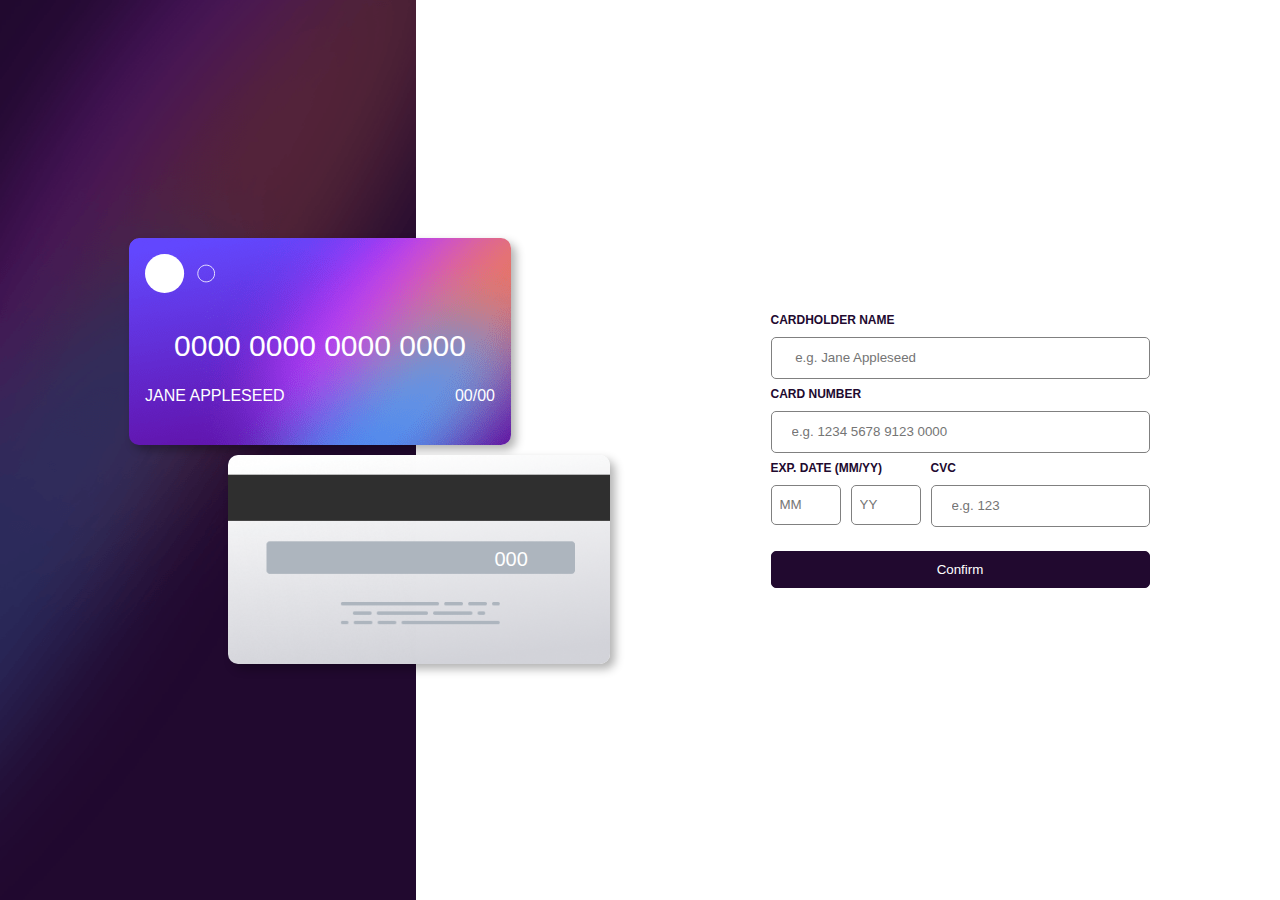
<file: index.html>
<!DOCTYPE html>
<html lang="en">
<head>
  <meta charset="UTF-8">
  <meta name="viewport" content="width=device-width, initial-scale=1.0"> <!-- displays site properly based on user's device -->

  <link rel="icon" type="image/png" sizes="32x32" href="./images/favicon-32x32.png">
  
  <title>Frontend Mentor | Interactive card details form</title>
  <link rel="stylesheet" href="index.css">

  <!-- Feel free to remove these styles or customise in your own stylesheet 👍 -->
  <style>
    .attribution { font-size: 11px; text-align: center; }
    .attribution a { color: hsl(228, 45%, 44%); }
  </style>
</head>
<body>
  <div class="container">
    <div class="main">
      <div class="rainbow">
        <!-- <div class="rel-cards"> -->
          <!-- wrote this -->
          <div class="card-one">
            <div class="front-overlay">
              <img src="images/card-logo.svg" alt="card-logo" width="70px">
              <h1 class="card-number">0000 0000 0000 0000</h1>
              <div class="bottom-name">
                <span class="holder-name">JANE APPLESEED</span>
                <span class="Exp-date">00/00</span>
              </div>
            </div>
          </div>
          <div class="card-two">
            <div class="back-overlay">
              <h1 class="cvc">000</h1>
            </div>
          </div>
        <!-- </div> -->
      </div>
      <div class="text-input">

        <form class="form">
          <label for="cardholder-name">CARDHOLDER NAME</label>
          <input id="cardholder-name" type="text" name="" id="" placeholder=" e.g. Jane Appleseed">
          <label for="card-number">CARD NUMBER</label>
          <input id="card-number-detail" type="text" placeholder="e.g. 1234 5678 9123 0000">
          <label id="date" for="">EXP. DATE (MM/YY)</label>
          <input id="month" type="number" placeholder="MM">
          <input id="year" type="number" placeholder="YY">
          <label for="cvc">CVC</label>
          <input id="cvc" type="number" placeholder="e.g. 123">
          <button id="btn" type="button">Confirm</button>
        </form>

        <!-- Completed state start -->
        <div id="popUp" class="hide">
          <img class="success-img" src="images/icon-complete.svg" alt="success">
          <h1>Thank you!</h1>
          <p>We've added your card details</p>
          <button id="success-btn" type="button">Continue</button>
        </div>

      </div>
    </div>
  
  </div>


  <script src="index.js"></script>
</body>
</html>





































<!-- <form class="form">
          <label for="">CARDHOLDER NAME</label>
          <input id="cardholder-name" type="text" name="" id="" placeholder=" e.g. Jane Appleseed">
          <label for="">CARD NUMBER</label>
          <input id="card-number-detail" type="text" placeholder="e.g. 1234 5678 9123 0000">
          <div class="card-nums">
            <div class="card-year">
              <label for="">EXP. DATE (MM/YY)</label>
              <div class="input-yy">
                <input id="month" type="number" placeholder="MM">
                <input id="year" type="number" placeholder="YY">
              </div>
            </div>
            <div class="side-card-cvc">
              <label for="">CVC</label>
              <input id="cvc" type="number" placeholder="e.g. 123">
            </div>
          </div>
          <button>Confirm</button>
        </form> -->

  <!--<div class="attribution">
    Challenge by <a href="https://www.frontendmentor.io?ref=challenge" target="_blank">Frontend Mentor</a>. 
    Coded by <a href="#">Your Name Here</a>.
  </div>-->
</file>
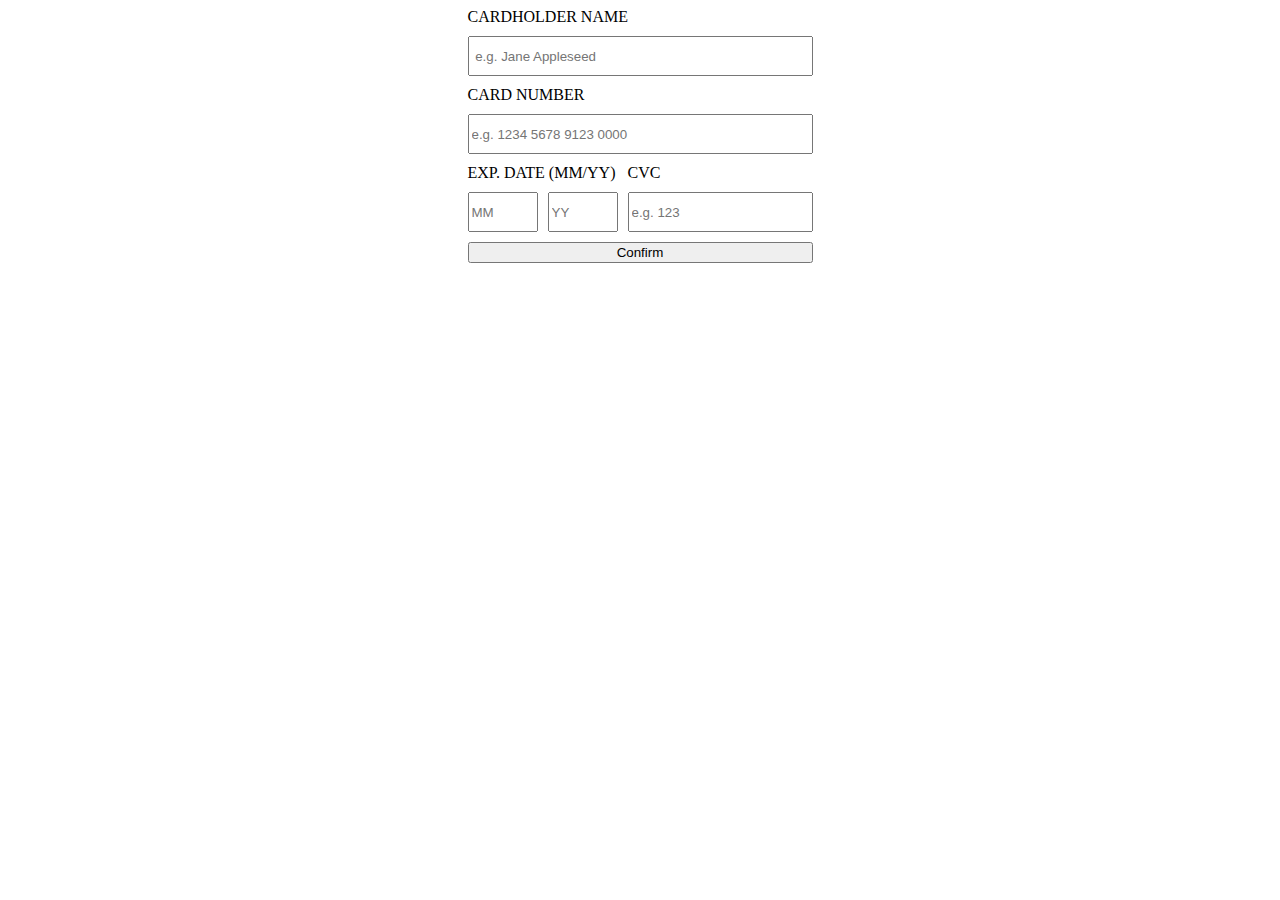
<file: html.html>
<!DOCTYPE html>
<html lang="en">
<head>
    <meta charset="UTF-8">
    <meta name="viewport" content="width=device-width, initial-scale=1.0">
    <title>Document</title>
    <style>
        .text-input{
            display: grid;
            place-items: center;
        }

        .form{
            display: grid;
            grid-template-columns: 70px 70px 1fr 90px;
            grid-template-rows: 1fr 40px 1fr 40px 1fr 40px;
            gap: 10px;
        }

        label[for="cardholder-name"],#cardholder-name,label[for="card-number"],#card-number-detail, button{
            grid-column: 1/5;
        }

        #date{
            grid-column: 1/3;
        }

        label[for="cvc"]{
            grid-row: -3/-2;
            grid-column: 3/5;
        }
        #cvc{
            grid-column: 3/5;
        }


    </style>
</head>
<body>
    <div class="text-input">
        <form class="form">
            <label for="cardholder-name">CARDHOLDER NAME</label>
            <input id="cardholder-name" type="text" name="" id="" placeholder=" e.g. Jane Appleseed">
            <label for="card-number">CARD NUMBER</label>
            <input id="card-number-detail" type="text" placeholder="e.g. 1234 5678 9123 0000">
            <label id="date" for="">EXP. DATE (MM/YY)</label>
            <input id="month" type="number" placeholder="MM">
            <input id="year" type="number" placeholder="YY">
            <label for="cvc">CVC</label>
            <input id="cvc" type="number" placeholder="e.g. 123">
            <button>Confirm</button>
        </form>
    </div>
</body>
</html>
</file>
<file: index.css>
:root{
    --White: hsl(0, 0%, 100%);
    --Light-grayish-violet: hsl(270, 3%, 87%);
    --Dark-grayish-violet: hsl(279, 6%, 55%);
    --Very-dark-violet: hsl(278, 68%, 11%);

    /**Error Messages**/
    --Linear-gradient-active-input-border: hsl(249, 99%, 64%) to hsl(278, 94%, 30%);
    --Red-input-errors: hsl(0, 100%, 66%);
}


@import url('https://fonts.googleapis.com/css2?family=Kumbh+Sans:wght@400;700&family=Space+Grotesk:wght@500&display=swap');


*{
    margin: 0;
    padding: 0;
    font-family: 'Kumbh Sans', sans-serif;
    font-family: 'Space Grotesk', sans-serif;
    font-weight: 500;
    
}



body{
    min-height: 100vh;
    
}

.main{display: grid; grid-template-columns: repeat(auto-fit, minmax(280px,1fr)); }

.rainbow{
    
    background: no-repeat url(images/bg-main-desktop.png); 
    background-size: 65% 100vh; 
    display: grid; 
    min-height: 100vh;
    grid-template-rows: 1fr 1fr;
    /* grid-template-columns:60px repeat(2,120px) 80px 80px 90px;
    grid-template-rows:repeat(10, 1fr);*/
    gap: 10px; 
}

.card-one{
    border-radius: 10px;
    /* border: 3px solid black; */
    display: grid;
    margin-inline: auto;
    width: -moz-fit-content;
    width: fit-content;
    height: auto;
    align-self: flex-end;
    box-shadow: 5px 5px 10px rgba(0, 0, 0, 0.3);
    
}

.card-two{
    
    /* border: 3px solid black; */
    display: grid;
    place-items: center;
    margin: 0 50px auto auto;
    align-self: flex-start;
    -webkit-border-radius: 10px;
    -moz-border-radius: 10px;
    -ms-border-radius: 10px;
    -o-border-radius: 10px;
    border-radius: 10px;
}


.front-overlay{
    display: block;
    padding: 1em;
    background: no-repeat url(images/bg-card-front.png);
    width: 400px;
    grid-template-rows: 1fr 1fr fit-content();
    align-items: center;
    gap: 1rem;
    align-self: flex-end;
    -webkit-border-radius: 10px;
    -moz-border-radius: 10px;
    -ms-border-radius: 10px;
    -o-border-radius: 10px;
    border-radius: 10px;
}

.back-overlay{
    display: block;
    background: no-repeat url(images/bg-card-back.png);
    background-size: 100%;
    width: 100%;
    /*432px*/grid-template-rows: 1fr 1fr fit-content();
    gap: 1rem;
    padding-block: 6.7rem;
    -webkit-border-radius: 10px;
    -moz-border-radius: 10px;
    -ms-border-radius: 10px;
    -o-border-radius: 10px;
    border-radius: 10px;
    display: grid;
    place-items: center;
    box-shadow: 5px 5px 10px rgba(0, 0, 0, 0.3);
}

.card-number{
    font-size: 35px;
    text-align: center;
    align-self: flex-end;
    color: var(--White);
    margin-top: 3rem;
}

.cvc{
    font-size: 20px;
    text-align: end;
    margin-right: 5.5rem;
    width: 100%;
    color: var(--White);
}

.bottom-name{display: flex; justify-content: space-between; color: var(--White);margin-block: 1.5rem;}

.text-input{display: grid; place-items: center; font-size: 18px;}
label{font-size: 12px; font-weight: 700;color: var(--Very-dark-violet);}




.form{
    display: grid;
    grid-template-columns: 70px 70px 1fr 90px;
    grid-template-rows: 1fr 40px 1fr 40px 1fr 40px;
    gap: 10px;
}

label[for="cardholder-name"],#cardholder-name,label[for="card-number"],#card-number-detail, button{
    grid-column: 1/5;
}

#date{
    grid-column: 1/3;
}

label[for="cvc"]{
    grid-row: -3/-2;
    grid-column: 3/5;
}
#cvc{
    grid-column: 3/5;
}
input{ 
    border: 0.5px solid grey;
    -webkit-border-radius:5px ; 
    -moz-border-radius:5px ; 
    -ms-border-radius:5px ; 
    -o-border-radius:5px ; 
    border-radius:5px ; 
}

input:not(#month):not(#year){
    padding: 20px;
}

#month,#year{
    padding: 8px;
}


/* button{ 
    margin-block-start: 1rem; padding: 10px; color: var(--White); cursor: pointer;
    border-radius: 5px; border:.1rem solid var(--Very-dark-violet); 
    background-color: var(--Very-dark-violet); -webkit-border-radius: 5px; -moz-border-radius: 5px; -ms-border-radius: 5px; -o-border-radius: 5px; 
} */

button{ 
    margin-block-start: 1rem; 
    padding: 10px; 
    color: var(--White); 
    cursor: pointer;
    border:.1rem solid var(--Very-dark-violet); 
    background-color: var(--Very-dark-violet); 
    -webkit-border-radius: 5px; 
    -moz-border-radius: 5px; 
    -ms-border-radius: 5px; 
    -o-border-radius: 5px; 
    border-radius: 5px;
}

.invalid{
    color: red;
    border-color: red;

}

.success-modal{
    display:flex;
    flex-direction: column;
    gap: 1rem;
    align-items: center;
    width: clamp(280px, 350px, 450px);
    
}

.success-img{
    width: 50px;
}

#success-btn{
    width: 100%;
}

.hide{
    display: none;
}

@media (min-width: 830px){
    .rainbow{
    
        background: no-repeat url(images/bg-main-desktop.png); 
        background-size: 65% 100vh; 
        display: grid; 
        min-height: 100vh;
        grid-template-rows: 1fr 1fr;
        gap: 10px; 
    }
    
    .card-one{
        border-radius: 10px;
        /* border: 3px solid black; */
        display: grid;
        margin-inline: auto;
        width: -moz-fit-content;
        width: fit-content;
        height: auto;
        align-self: flex-end;
        
    }
    
    .card-two{
        border-radius: 10px;
        /* border: 3px solid black; */
        display: grid;
        place-items: center;
        margin: 0 30px auto auto;
        align-self: flex-start;
    
    }
    
    
    .front-overlay{
        display: block;
        padding: 1em;
        background: no-repeat url(images/bg-card-front.png);
        width: 350px;
        grid-template-rows: 1fr 1fr fit-content();
        align-items: center;
        gap: 1rem;
        align-self: flex-end;
        border-radius: 10px;
    }
    
    .back-overlay{
        display: block;
        background: no-repeat url(images/bg-card-back.png);
        background-size: 100%;
        width: 382px;
        grid-template-rows: 1fr 1fr fit-content();
        gap: 1rem;
        padding-block: 5.8rem;
        -webkit-border-radius: 10px;
        -moz-border-radius: 10px;
        -ms-border-radius: 10px;
        -o-border-radius: 10px;
        border-radius: 10px;
    }
    

    .card-number{
        font-size: 30px;
        margin-top: 2rem;
    }
    
    .cvc{
        font-size: 20px;
        text-align: right;
        width: 80%;
        color: var(--White);
    }
 
}
@media (max-width: 830px){
    .main{display: grid; grid-template-columns: repeat(auto-fit, minmax(350px,1fr)); }
    .rainbow{
    
        background: no-repeat url(images/bg-main-desktop.png); 
        background-size: 65% 100vh; 
        display: grid; 
        min-height: 100vh;
        grid-template-rows: 1fr 1fr;
        gap: 10px; 
    }
    
    .card-one{
        border-radius: 10px;
        /* border: 3px solid black; */
        display: grid;
        justify-self: flex-start;
        width: -moz-fit-content;
        width: fit-content;
        height: auto;
        align-self: flex-end;
        
    }
    
    .card-two{
        border-radius: 10px;
        /* border: 3px solid black; */
        display: grid;
        place-items: center;
        margin: 0 auto auto auto;
        align-self: flex-start;
    
    }
    
    
    .front-overlay{
        display: block;
        padding: 1em;
        background: no-repeat url(images/bg-card-front.png);
        width: 270px;
        grid-template-rows: 1fr 1fr fit-content();
        align-items: center;
        gap: 1rem;
        align-self: flex-end;
        border-radius: 10px;
    }
    
    .back-overlay{
        display: block;
        background: no-repeat url(images/bg-card-back.png);
        background-size: 100%;
        width: 300px;
        grid-template-rows: 1fr 1fr fit-content();
        gap: 1rem;
        padding-block: 4.5rem;
        
    }
    

    .card-number{
        font-size: 25px;
        margin-top: 1.2rem;
    }
    
    .cvc{
        font-size: 20px;
        text-align: right;
        width: 80%;
        color: var(--White);
    }
    .bottom-name{display: flex; justify-content: space-between; color: var(--White);margin-block: 1rem;}
}

@media (max-width: 550px){
    .main{display: grid; grid-template-columns: 1fr;}
    
    .rainbow{
        background: no-repeat url(images/bg-main-mobile.png); 
        background-size: 100% 60%;
        min-height: -moz-fit-content;
        min-height: fit-content;
        display: grid; 
        grid-template-rows: 1fr 1fr;
        gap: 10px; 
        justify-content: center;
    }

    .card-one{
        order: 1000;
        align-self: flex-start;
        margin-top: -55px;
        margin-right: 2rem;
    }

    .card-two{
        order: 1;
        margin-top: 20px;
        margin-bottom: -10px;
        margin-left: 2rem;
    }

    .form{
        display: grid;
        grid-template-columns: 40px 40px 1fr 50px;
        grid-template-rows: 1fr 40px 1fr 40px 1fr 40px;
        gap: 10px;
    }

    .front-overlay{
        display: block;
        padding: 1em;
        background: no-repeat url(images/bg-card-front.png);
        width: 230px;
        grid-template-rows: 1fr 1fr fit-content();
        align-items: center;
        gap: 1rem;
        align-self: flex-end;
        border-radius: 10px;
    }
    
    .back-overlay{
        display: block;
        background: no-repeat url(images/bg-card-back.png);
        background-size: 100%;
        width: 260px;
        grid-template-rows: 1fr 1fr fit-content();
        gap: 1rem;
        padding-block: 3.7rem;
        
    }
    

    .card-number{
        font-size: 18px;
        margin-top: 1.2rem;
        text-decoration: none !important;
    }
    
    .cvc{
        padding-top: 2px;
        font-size: 16px;
        text-align: right;
        width: 80%;
        color: var(--White);
    }
    .bottom-name{display: flex; justify-content: space-between; color: var(--White);margin-block: .4rem;}
    .text-input{display: grid; place-items: center; font-size: 18px;}


    
}
@media (max-width: 290px){
    html,body{
        width: -moz-fit-content;
        width: fit-content;
    }
}









/* .rel-cards{display: grid; place-items: center;}

.frontcard-ctn, .backcard-ctn{
    position: relative;
    display: grid;
    align-content: space-between;
    border-radius: 10px;
    -webkit-border-radius: 10px;
    -moz-border-radius: 10px;
    -ms-border-radius: 10px;
    -o-border-radius: 10px;
    grid-column: 1/3;
}
.frontcard-ctn{
    margin-bottom: 0.3rem;align-self: end;
    
}
.backcard-ctn{
    margin-top: 0.3rem;justify-self: end;align-self: start;
}
.frontcard-ctn>img, .backcard-ctn>img{
    width: min(450px)
}

.front-image{
   width: max(min(200px), auto);height: fit-content;
} */

/* .backcard-ctn{
    margin-top: 0.3rem; width:clamp(200px, 430px, 80%); 
    /* justify-self: flex-end; *
    align-self: flex-start;
    margin-left: auto;
    display: grid;
} */








/**media queries**/

/*@media (min-width:500.01px) and (max-width:900px) {
    .frontcard-ctn>img, .backcard-ctn>img{
        width: min(280px, 300px)
    }
    .bottom-name{font-size: 12px;}
    .card-number{font-size: 20px;}
}*/

/*@media (max-width: 500px){
    .frontcard-ctn>img, .backcard-ctn>img{
        width: min(280px, 300px)
    }
    .bottom-name{font-size: 12px;}
    .card-number{font-size: 20px;}
    /*.main{grid-template-rows: 1fr 2fr;}*
    .form{width: 90%;padding: 1rem;}
    .rainbow{background: no-repeat url(images/bg-main-mobile.png); background-size: 100%;/* display: grid; grid-template-columns: repeat(auto-fit, minmax(280px, 1fr));*}/ 
    .rel-cards{grid-template-rows: 1fr 1fr;}
    .frontcard-ctn{z-index: 1;margin-top:-10px;order: 2000; margin-left: 10px; align-self: flex-start;justify-self: flex-start;}
    .backcard-ctn{margin-bottom: -50px;margin-right: 10px; justify-self: end;align-self: end;order:1;}
    .text-input{ place-items: flex-start;margin-top: 2rem;}
}*/
































/** prev design**/
/*.front-card{margin-bottom: 0.3rem;/*margin-left: 5rem;*align-self: end; /*width: clamp(100px, 350px,10rem);*}
.back-card{margin-top: 0.3rem;justify-self: end;align-self: start;}*/
/*.form{width: clamp(240px, 22rem, 430px); display: grid; /*justify-content: center;align-items: center;}*/
/*input{ 
    margin-block-start: clamp(0.1rem, 0.4rem, 90px);margin-block-end: clamp(0.3rem, 1.5rem, 90px);
}*/
/*.card-nums{display: grid; grid-auto-flow: column;gap: 0.4em;}
.card-year{display: grid;}
.input-yy{display: flex;gap: 0.2rem;}
.input-yy>input{
    width: max(40px);
}*/
/*.side-card-cvc{ display: grid;}*/

/*@media (max-width:700px){
    .card-nums{grid-template-columns: 1fr 1.5fr;}
    .side-card-cvc>input{width:90%;} 
}*/

/*@media (min-width:700.01px) and (max-width:900px){
    .main{grid-template-rows: 1fr 2fr;}
    /*.form{width: 90%;padding: 1rem;}
    .card-nums{grid-template-columns: 1fr 1.5fr;}
    .side-card-cvc>input{width:90%;}
    .rainbow{background: no-repeat url(images/bg-main-mobile.png); background-size: 100%; display: grid; grid-template-columns: repeat(auto-fit, minmax(280px, 1fr));} 
    .rel-cards{grid-template-rows: 1fr 1fr;}
    .frontcard-ctn{z-index: 1;margin-top:-10px;order: 2000; margin-left: 10px; align-self: flex-start;justify-self: flex-start;}
    .backcard-ctn{margin-bottom: -50px;margin-right: 10px; justify-self: end;align-self: end;order:1;}
    .text-input{ place-items: flex-start;margin-top: 2rem;}
}*/
</file>
